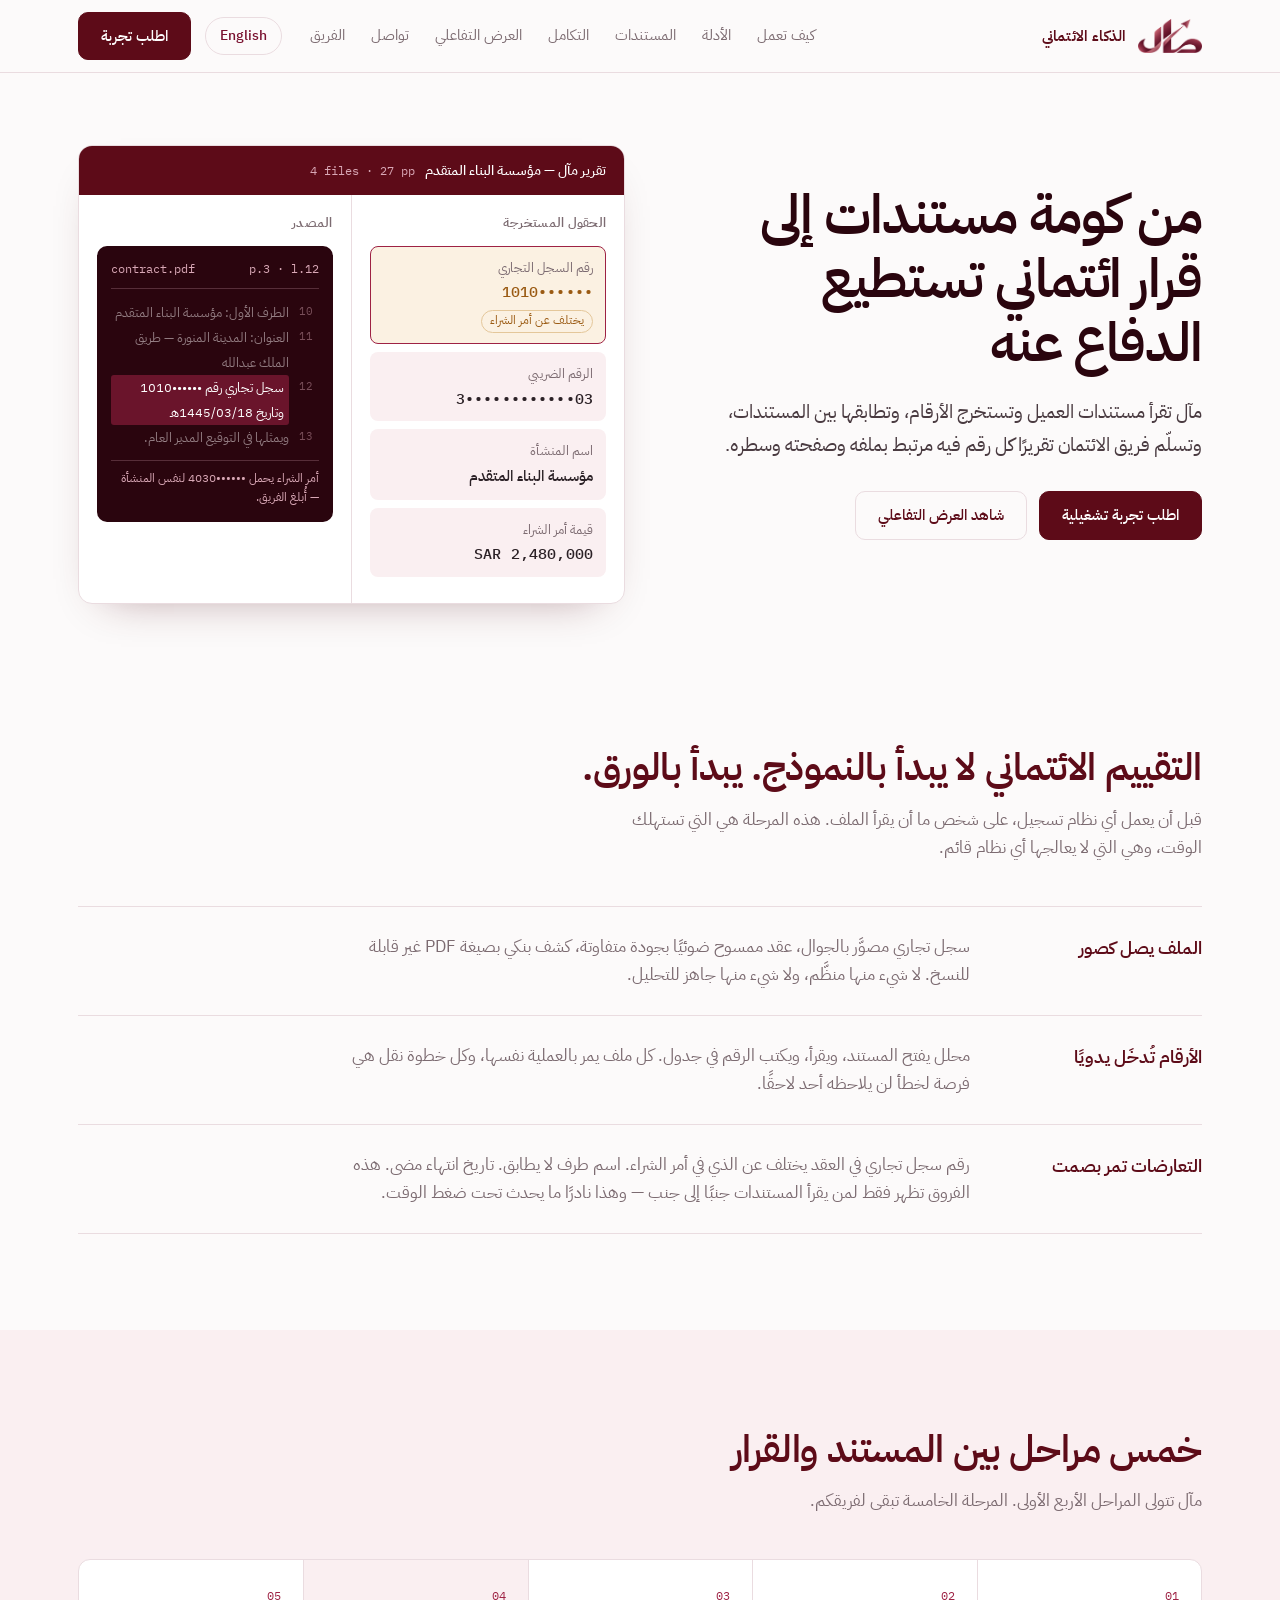
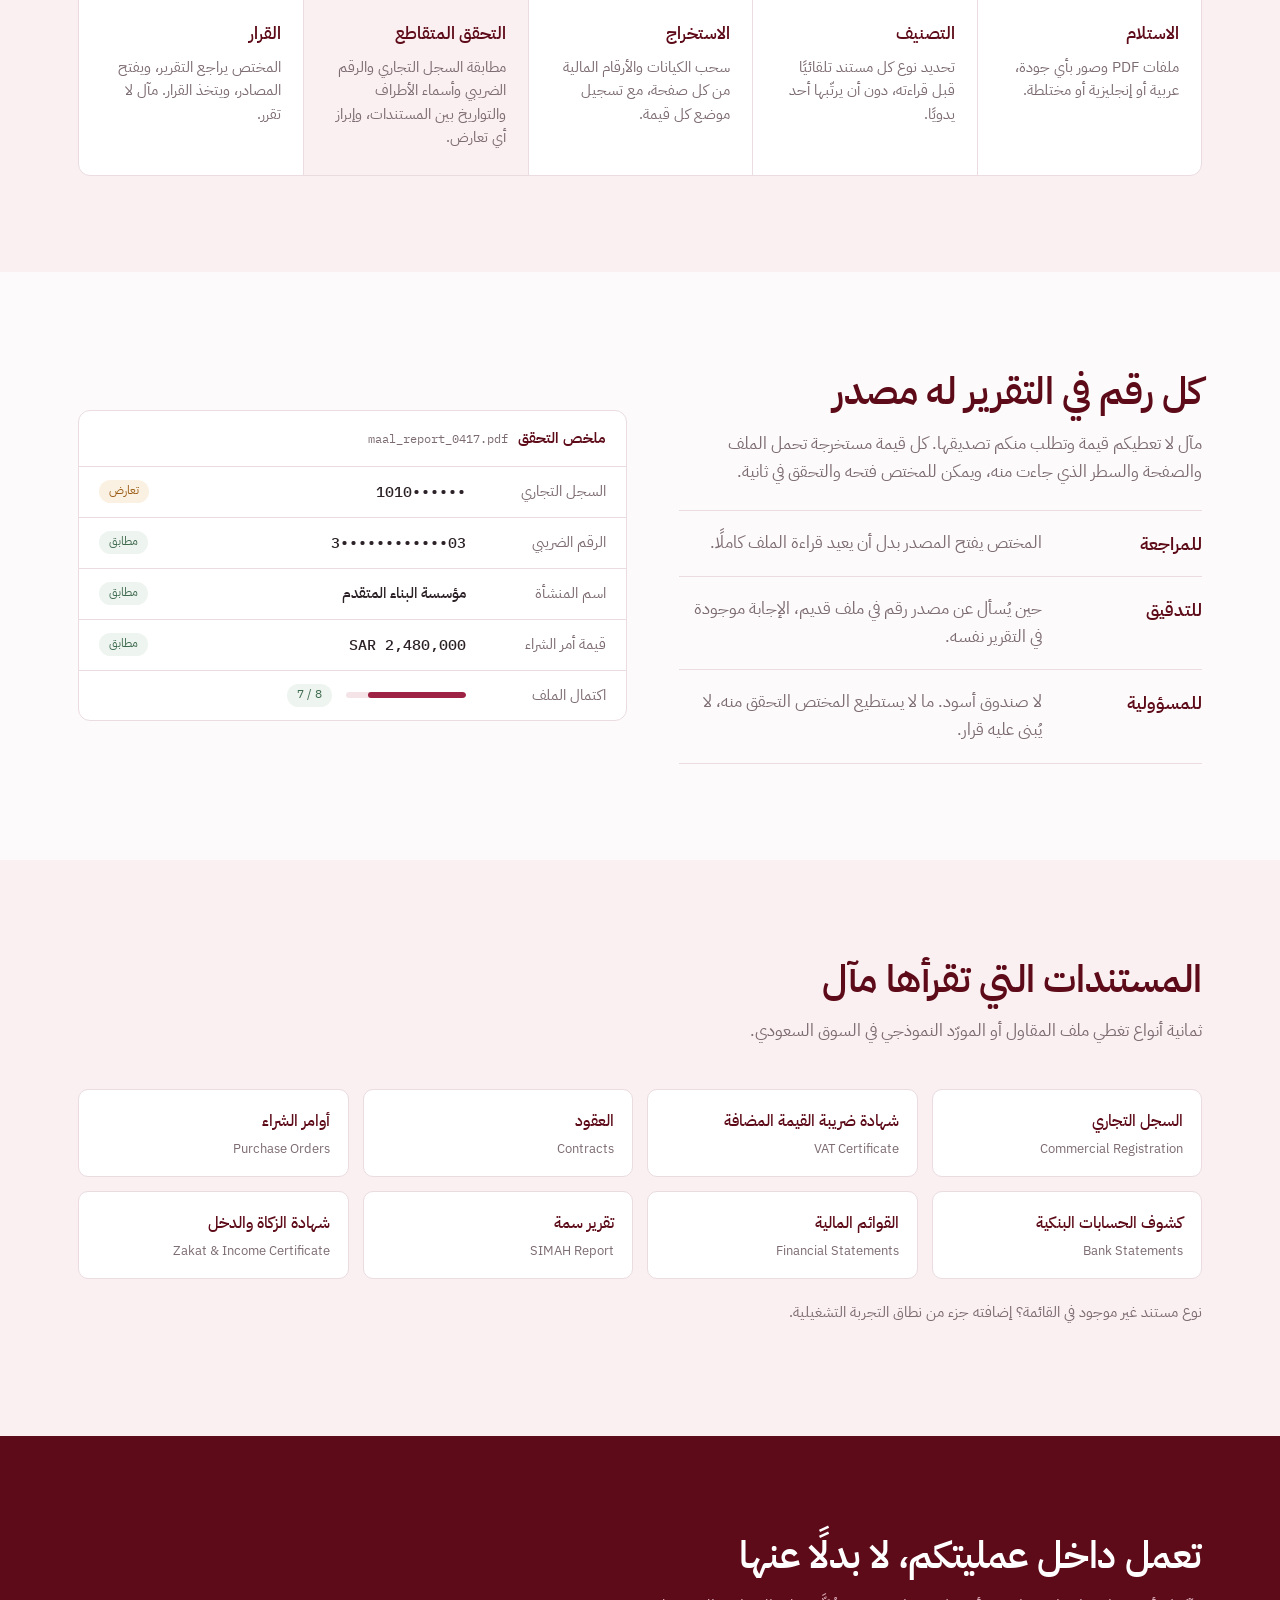
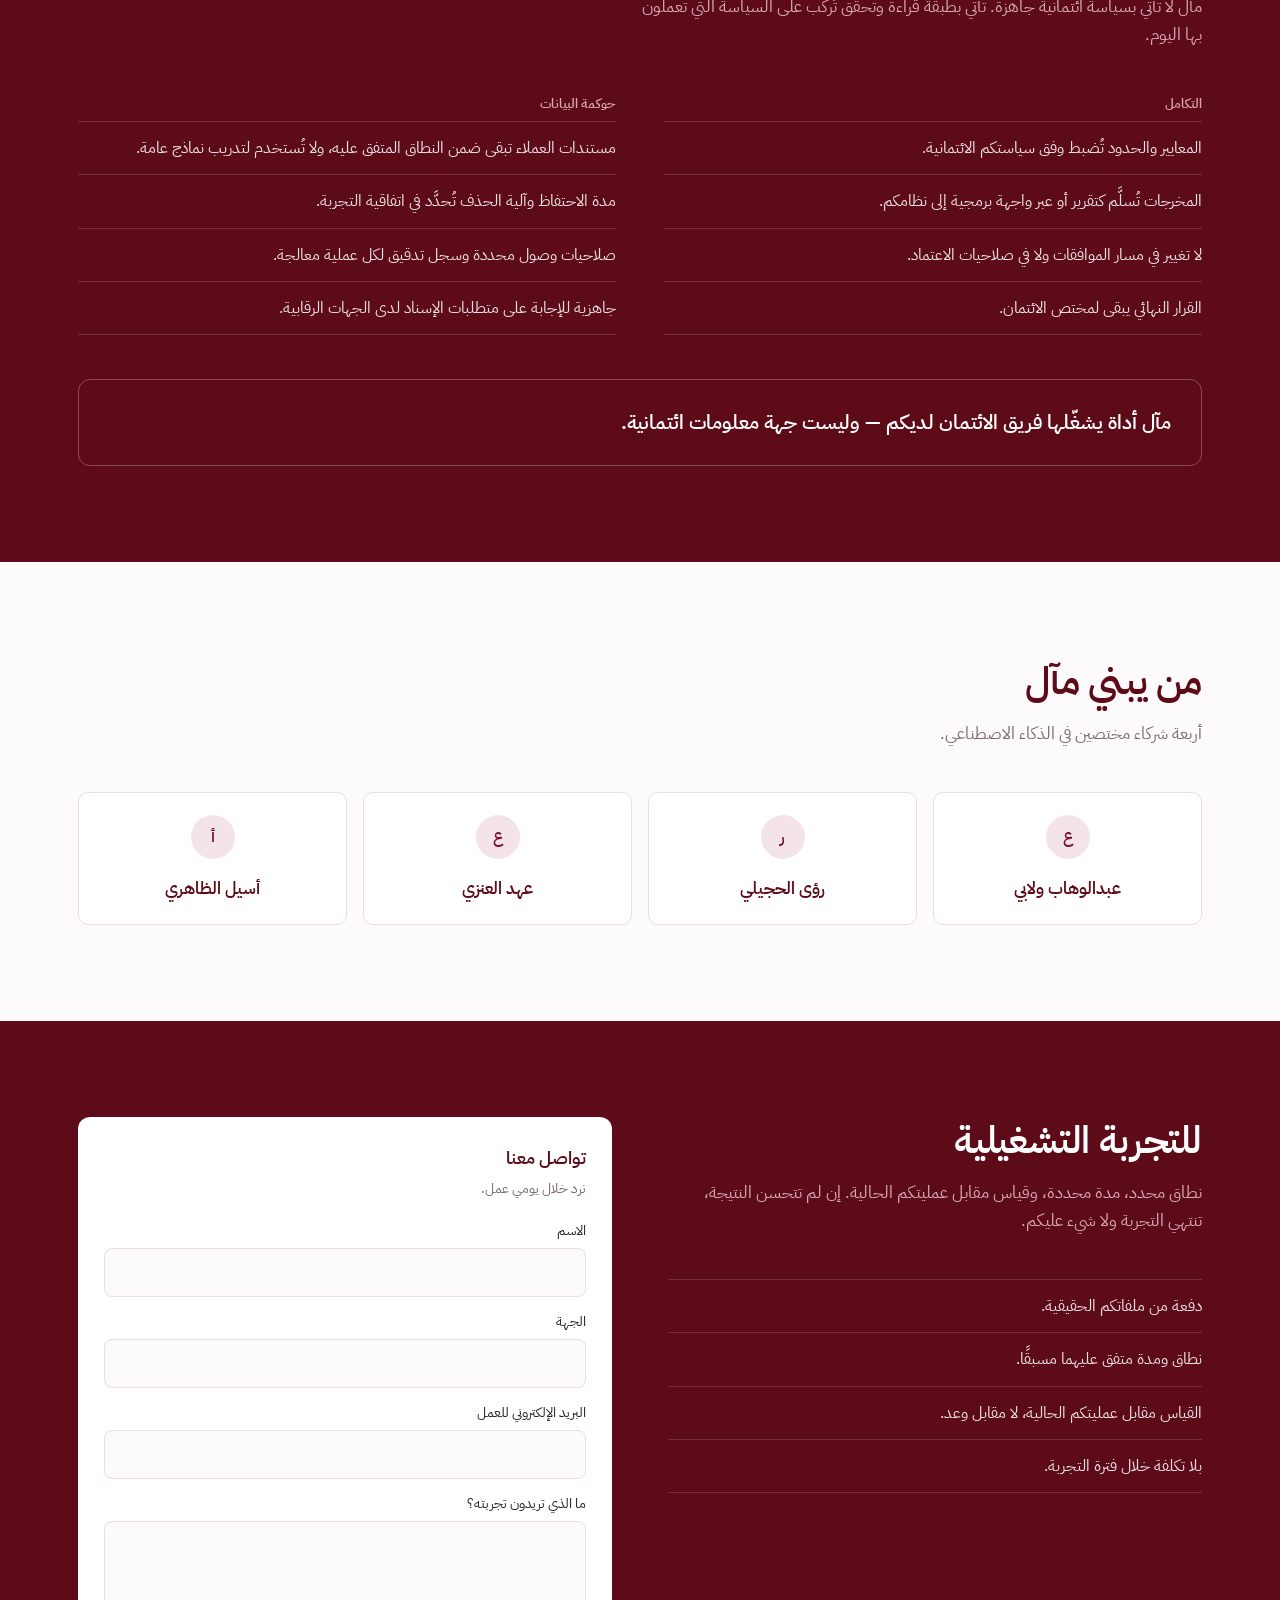
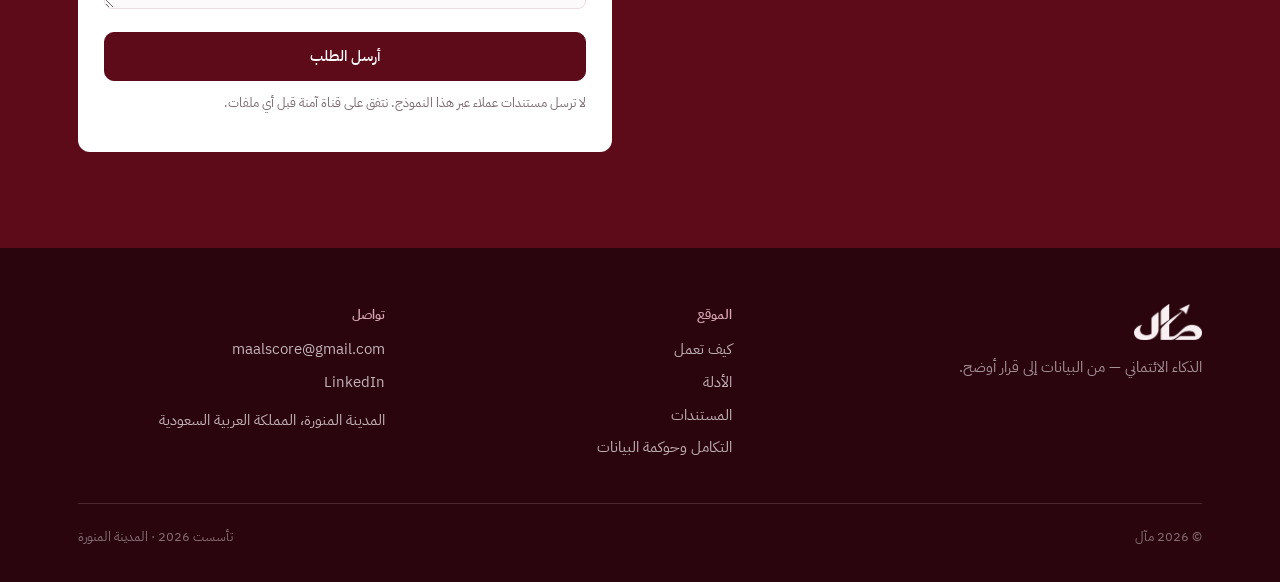
<file: index.html>
<!DOCTYPE html>
<html lang="ar" dir="rtl">
<head>
<meta charset="utf-8">
<meta name="viewport" content="width=device-width, initial-scale=1">
<title>Maal</title>
<link rel="icon" type="image/png" href="assets/img/favicon.png">
<meta name="description" content="مآل تقرأ مستندات العميل الممسوحة ضوئيًا، وتستخرج الأرقام، وتطابقها بين المستندات، وتسلّم فريق الائتمان تقريرًا كل رقم فيه مرتبط بمصدره.">
<link rel="preconnect" href="https://fonts.googleapis.com">
<link rel="preconnect" href="https://fonts.gstatic.com" crossorigin>
<link href="https://fonts.googleapis.com/css2?family=IBM+Plex+Sans+Arabic:wght@300;400;500;600;700&family=IBM+Plex+Sans:wght@300;400;500;600;700&family=IBM+Plex+Mono:wght@400;500&display=swap" rel="stylesheet">
<link rel="stylesheet" href="assets/css/styles.css">
</head>
<body>
<!--
  Maal — one-page site.

  Structure
    index.html              this file
    assets/css/styles.css   all styling
    assets/js/main.js       language toggle, evidence viewer, mobile nav, form
    assets/img/             logo (dark + light) and favicon

  Before you publish, change these:
    1. Contact form       -> front-end only right now; see the note at the
                             bottom of assets/js/main.js
    2. Sample report data -> the applicant name, figures and filenames in the
                             hero viewer and #evidence are illustrative. Swap
                             them for a redacted real example.
-->

<header>
  <div class="wrap nav">
    <a class="brand" href="#top">
      <img id="logoNav" src="assets/img/logo-dark.png" alt="مآل MAAL">
      <span data-ar="الذكاء الائتماني" data-en="Credit Intelligence">الذكاء الائتماني</span>
    </a>
    <button class="nav-toggle" id="navToggle" aria-expanded="false" aria-controls="navLinks" data-ar="القائمة" data-en="Menu">القائمة</button>
    <nav class="nav-links" id="navLinks">
      <a href="#how" data-ar="كيف تعمل" data-en="How it works">كيف تعمل</a>
      <a href="#evidence" data-ar="الأدلة" data-en="Evidence">الأدلة</a>
      <a href="#documents" data-ar="المستندات" data-en="Documents">المستندات</a>
      <a href="#workflow" data-ar="التكامل" data-en="Integration">التكامل</a>
      <a href="demo.html" data-ar="العرض التفاعلي" data-en="Live demo">العرض التفاعلي</a>
      <a href="#contact" data-ar="تواصل" data-en="Contact">تواصل</a>
      <a href="#team" data-ar="الفريق" data-en="Team">الفريق</a>
    </nav>
    <div class="nav-side">
      <button class="lang" id="langBtn">English</button>
      <a class="btn" href="#contact" data-ar="اطلب تجربة" data-en="Request a pilot">اطلب تجربة</a>
    </div>
  </div>
</header>

<main id="top">

<!-- ============ HERO ============ -->
<section class="hero">
  <div class="wrap hero-grid">
    <div>
      <h1 data-ar="من كومة مستندات إلى قرار ائتماني تستطيع الدفاع عنه"
          data-en="From a stack of documents to a credit decision you can defend">من كومة مستندات إلى قرار ائتماني تستطيع الدفاع عنه</h1>
      <p class="lede"
         data-ar="مآل تقرأ مستندات العميل وتستخرج الأرقام، وتطابقها بين المستندات، وتسلّم فريق الائتمان تقريرًا كل رقم فيه مرتبط بملفه وصفحته وسطره."
         data-en="MAAL reads your applicant's scanned documents, extracts the figures, reconciles them across files, and hands your credit team a report where every number links back to its file, page and line.">مآل تقرأ مستندات العميل وتستخرج الأرقام، وتطابقها بين المستندات، وتسلّم فريق الائتمان تقريرًا كل رقم فيه مرتبط بملفه وصفحته وسطره.</p>
      <div class="hero-cta">
        <a class="btn" href="#contact" data-ar="اطلب تجربة تشغيلية" data-en="Request a pilot">اطلب تجربة تشغيلية</a>
        <a class="btn btn-ghost" href="demo.html" data-ar="شاهد العرض التفاعلي" data-en="See the live demo">شاهد العرض التفاعلي</a>
      </div>
    </div>

    <!-- interactive evidence viewer -->
    <div class="viewer">
      <div class="viewer-bar">
        <span class="t" data-ar="تقرير مآل — مؤسسة البناء المتقدم" data-en="MAAL report — Advanced Construction Est.">تقرير مآل — مؤسسة البناء المتقدم</span>
        <span class="f ltr">4 files · 27 pp</span>
      </div>
      <div class="viewer-body">
        <div class="pane">
          <h3 data-ar="الحقول المستخرجة" data-en="Extracted fields">الحقول المستخرجة</h3>
          <div id="fields"></div>
        </div>
        <div class="pane">
          <h3 data-ar="المصدر" data-en="Source">المصدر</h3>
          <div class="src">
            <div class="doc ltr"><span id="srcFile">contract.pdf</span><span id="srcLoc">p.3 · l.12</span></div>
            <div class="lines" id="srcLines"></div>
            <div class="note" id="srcNote"></div>
          </div>
        </div>
      </div>
    </div>
  </div>
</section>

<!-- ============ PROBLEM ============ -->
<section id="problem">
  <div class="wrap">
    <div class="sec-head">
      <h2 data-ar="التقييم الائتماني لا يبدأ بالنموذج. يبدأ بالورق."
          data-en="Credit assessment doesn't start with the model. It starts with the paperwork.">التقييم الائتماني لا يبدأ بالنموذج. يبدأ بالورق.</h2>
      <p data-ar="قبل أن يعمل أي نظام تسجيل، على شخص ما أن يقرأ الملف. هذه المرحلة هي التي تستهلك الوقت، وهي التي لا يعالجها أي نظام قائم."
         data-en="Before any scoring system runs, someone has to read the file. That stage is where the time goes, and it's the stage no existing system touches.">قبل أن يعمل أي نظام تسجيل، على شخص ما أن يقرأ الملف. هذه المرحلة هي التي تستهلك الوقت، وهي التي لا يعالجها أي نظام قائم.</p>
    </div>
    <div class="problem-list">
      <div class="problem-item">
        <h3 data-ar="الملف يصل كصور" data-en="The file arrives as images">الملف يصل كصور</h3>
        <p data-ar="سجل تجاري مصوَّر بالجوال، عقد ممسوح ضوئيًا بجودة متفاوتة، كشف بنكي بصيغة PDF غير قابلة للنسخ. لا شيء منها منظَّم، ولا شيء منها جاهز للتحليل."
           data-en="A commercial registration photographed on a phone, a contract scanned at uneven quality, a bank statement in a PDF you can't copy from. None of it is structured, none of it is ready to analyse.">سجل تجاري مصوَّر بالجوال، عقد ممسوح ضوئيًا بجودة متفاوتة، كشف بنكي بصيغة PDF غير قابلة للنسخ. لا شيء منها منظَّم، ولا شيء منها جاهز للتحليل.</p>
      </div>
      <div class="problem-item">
        <h3 data-ar="الأرقام تُدخَل يدويًا" data-en="Figures are re-keyed by hand">الأرقام تُدخَل يدويًا</h3>
        <p data-ar="محلل يفتح المستند، ويقرأ، ويكتب الرقم في جدول. كل ملف يمر بالعملية نفسها، وكل خطوة نقل هي فرصة لخطأ لن يلاحظه أحد لاحقًا."
           data-en="An analyst opens the document, reads it, and types the number into a sheet. Every file goes through the same process, and every transfer is a chance for an error nobody catches later.">محلل يفتح المستند، ويقرأ، ويكتب الرقم في جدول. كل ملف يمر بالعملية نفسها، وكل خطوة نقل هي فرصة لخطأ لن يلاحظه أحد لاحقًا.</p>
      </div>
      <div class="problem-item">
        <h3 data-ar="التعارضات تمر بصمت" data-en="Conflicts pass silently">التعارضات تمر بصمت</h3>
        <p data-ar="رقم سجل تجاري في العقد يختلف عن الذي في أمر الشراء. اسم طرف لا يطابق. تاريخ انتهاء مضى. هذه الفروق تظهر فقط لمن يقرأ المستندات جنبًا إلى جنب — وهذا نادرًا ما يحدث تحت ضغط الوقت."
           data-en="A commercial registration number in the contract that differs from the one on the purchase order. A party name that doesn't match. An expiry date that has passed. These only surface for someone reading the documents side by side — which rarely happens under time pressure.">رقم سجل تجاري في العقد يختلف عن الذي في أمر الشراء. اسم طرف لا يطابق. تاريخ انتهاء مضى. هذه الفروق تظهر فقط لمن يقرأ المستندات جنبًا إلى جنب — وهذا نادرًا ما يحدث تحت ضغط الوقت.</p>
      </div>
    </div>
  </div>
</section>

<!-- ============ HOW ============ -->
<section id="how" style="background:var(--blush-soft)">
  <div class="wrap">
    <div class="sec-head">
      <h2 data-ar="خمس مراحل بين المستند والقرار" data-en="Five stages between the document and the decision">خمس مراحل بين المستند والقرار</h2>
      <p data-ar="مآل تتولى المراحل الأربع الأولى. المرحلة الخامسة تبقى لفريقكم."
         data-en="MAAL handles the first four. The fifth stays with your team.">مآل تتولى المراحل الأربع الأولى. المرحلة الخامسة تبقى لفريقكم.</p>
    </div>
    <div class="steps">
      <div class="step">
        <div class="n">01</div>
        <h3 data-ar="الاستلام" data-en="Ingest">الاستلام</h3>
        <p data-ar="ملفات PDF وصور بأي جودة، عربية أو إنجليزية أو مختلطة."
           data-en="PDFs and images at any quality, in Arabic, English or mixed.">ملفات PDF وصور بأي جودة، عربية أو إنجليزية أو مختلطة.</p>
      </div>
      <div class="step">
        <div class="n">02</div>
        <h3 data-ar="التصنيف" data-en="Classify">التصنيف</h3>
        <p data-ar="تحديد نوع كل مستند تلقائيًا قبل قراءته، دون أن يرتّبها أحد يدويًا."
           data-en="Each document is identified before it's read, with no manual sorting.">تحديد نوع كل مستند تلقائيًا قبل قراءته، دون أن يرتّبها أحد يدويًا.</p>
      </div>
      <div class="step">
        <div class="n">03</div>
        <h3 data-ar="الاستخراج" data-en="Extract">الاستخراج</h3>
        <p data-ar="سحب الكيانات والأرقام المالية من كل صفحة، مع تسجيل موضع كل قيمة."
           data-en="Entities and financial figures are pulled from each page, with the position of every value recorded.">سحب الكيانات والأرقام المالية من كل صفحة، مع تسجيل موضع كل قيمة.</p>
      </div>
      <div class="step">
        <div class="n">04</div>
        <h3 data-ar="التحقق المتقاطع" data-en="Cross-check">التحقق المتقاطع</h3>
        <p data-ar="مطابقة السجل التجاري والرقم الضريبي وأسماء الأطراف والتواريخ بين المستندات، وإبراز أي تعارض."
           data-en="Registration numbers, VAT numbers, party names and dates are reconciled across documents, and conflicts are surfaced.">مطابقة السجل التجاري والرقم الضريبي وأسماء الأطراف والتواريخ بين المستندات، وإبراز أي تعارض.</p>
      </div>
      <div class="step">
        <div class="n">05</div>
        <h3 data-ar="القرار" data-en="Decide">القرار</h3>
        <p data-ar="المختص يراجع التقرير، ويفتح المصادر، ويتخذ القرار. مآل لا تقرر."
           data-en="Your analyst reviews the report, opens the sources, and decides. MAAL does not decide.">المختص يراجع التقرير، ويفتح المصادر، ويتخذ القرار. مآل لا تقرر.</p>
      </div>
    </div>
  </div>
</section>

<!-- ============ EVIDENCE ============ -->
<section id="evidence">
  <div class="wrap report">
    <div>
      <div class="sec-head" style="margin-bottom:24px">
        <h2 data-ar="كل رقم في التقرير له مصدر" data-en="Every number in the report has a source">كل رقم في التقرير له مصدر</h2>
        <p data-ar="مآل لا تعطيكم قيمة وتطلب منكم تصديقها. كل قيمة مستخرجة تحمل الملف والصفحة والسطر الذي جاءت منه، ويمكن للمختص فتحه والتحقق في ثانية."
           data-en="MAAL doesn't hand you a value and ask you to trust it. Every extracted value carries the file, page and line it came from, and your analyst can open it and check in a second.">مآل لا تعطيكم قيمة وتطلب منكم تصديقها. كل قيمة مستخرجة تحمل الملف والصفحة والسطر الذي جاءت منه، ويمكن للمختص فتحه والتحقق في ثانية.</p>
      </div>
      <div class="problem-list" style="border-top:1px solid var(--line)">
        <div class="problem-item ev">
          <h3 data-ar="للمراجعة" data-en="For review">للمراجعة</h3>
          <p data-ar="المختص يفتح المصدر بدل أن يعيد قراءة الملف كاملًا." data-en="Your analyst opens the source instead of re-reading the whole file.">المختص يفتح المصدر بدل أن يعيد قراءة الملف كاملًا.</p>
        </div>
        <div class="problem-item ev">
          <h3 data-ar="للتدقيق" data-en="For audit">للتدقيق</h3>
          <p data-ar="حين يُسأل عن مصدر رقم في ملف قديم، الإجابة موجودة في التقرير نفسه." data-en="When someone asks where a figure in an old file came from, the answer is in the report itself.">حين يُسأل عن مصدر رقم في ملف قديم، الإجابة موجودة في التقرير نفسه.</p>
        </div>
        <div class="problem-item ev">
          <h3 data-ar="للمسؤولية" data-en="For accountability">للمسؤولية</h3>
          <p data-ar="لا صندوق أسود. ما لا يستطيع المختص التحقق منه، لا يُبنى عليه قرار." data-en="No black box. What your analyst can't verify shouldn't carry a decision.">لا صندوق أسود. ما لا يستطيع المختص التحقق منه، لا يُبنى عليه قرار.</p>
        </div>
      </div>
    </div>

    <div class="rp">
      <div class="rp-h">
        <span class="n" data-ar="ملخص التحقق" data-en="Verification summary">ملخص التحقق</span>
        <span class="m ltr">maal_report_0417.pdf</span>
      </div>
      <div class="rp-row">
        <span class="lbl" data-ar="السجل التجاري" data-en="Registration">السجل التجاري</span>
        <span class="val">1010••••••</span>
        <span class="badge badge-flag" data-ar="تعارض" data-en="Conflict">تعارض</span>
      </div>
      <div class="rp-row">
        <span class="lbl" data-ar="الرقم الضريبي" data-en="VAT number">الرقم الضريبي</span>
        <span class="val">3••••••••••••03</span>
        <span class="badge badge-ok" data-ar="مطابق" data-en="Matched">مطابق</span>
      </div>
      <div class="rp-row">
        <span class="lbl" data-ar="اسم المنشأة" data-en="Entity name">اسم المنشأة</span>
        <span class="val ar-val" data-ar="مؤسسة البناء المتقدم" data-en="Advanced Construction Est.">مؤسسة البناء المتقدم</span>
        <span class="badge badge-ok" data-ar="مطابق" data-en="Matched">مطابق</span>
      </div>
      <div class="rp-row">
        <span class="lbl" data-ar="قيمة أمر الشراء" data-en="PO value">قيمة أمر الشراء</span>
        <span class="val">SAR 2,480,000</span>
        <span class="badge badge-ok" data-ar="مطابق" data-en="Matched">مطابق</span>
      </div>
      <div class="rp-row">
        <span class="lbl" data-ar="اكتمال الملف" data-en="File completeness">اكتمال الملف</span>
        <span class="bar"><i style="width:82%"></i></span>
        <span class="badge badge-ok ltr">7 / 8</span>
      </div>
    </div>
  </div>
</section>

<!-- ============ DOCUMENTS ============ -->
<section id="documents" style="background:var(--blush-soft)">
  <div class="wrap">
    <div class="sec-head">
      <h2 data-ar="المستندات التي تقرأها مآل" data-en="The documents MAAL reads">المستندات التي تقرأها مآل</h2>
      <p data-ar="ثمانية أنواع تغطي ملف المقاول أو المورّد النموذجي في السوق السعودي."
         data-en="Eight types covering the typical contractor or supplier file in the Saudi market.">ثمانية أنواع تغطي ملف المقاول أو المورّد النموذجي في السوق السعودي.</p>
    </div>
    <div class="docs">
      <div class="doc-card"><div class="ar" data-ar="السجل التجاري" data-en="Commercial registration">السجل التجاري</div><div class="en">Commercial Registration</div></div>
      <div class="doc-card"><div class="ar" data-ar="شهادة ضريبة القيمة المضافة" data-en="VAT certificate">شهادة ضريبة القيمة المضافة</div><div class="en">VAT Certificate</div></div>
      <div class="doc-card"><div class="ar" data-ar="العقود" data-en="Contracts">العقود</div><div class="en">Contracts</div></div>
      <div class="doc-card"><div class="ar" data-ar="أوامر الشراء" data-en="Purchase orders">أوامر الشراء</div><div class="en">Purchase Orders</div></div>
      <div class="doc-card"><div class="ar" data-ar="كشوف الحسابات البنكية" data-en="Bank statements">كشوف الحسابات البنكية</div><div class="en">Bank Statements</div></div>
      <div class="doc-card"><div class="ar" data-ar="القوائم المالية" data-en="Financial statements">القوائم المالية</div><div class="en">Financial Statements</div></div>
      <div class="doc-card"><div class="ar" data-ar="تقرير سمة" data-en="SIMAH report">تقرير سمة</div><div class="en">SIMAH Report</div></div>
      <div class="doc-card"><div class="ar" data-ar="شهادة الزكاة والدخل" data-en="Zakat &amp; income certificate">شهادة الزكاة والدخل</div><div class="en">Zakat &amp; Income Certificate</div></div>
    </div>
    <p class="docs-note" data-ar="نوع مستند غير موجود في القائمة؟ إضافته جزء من نطاق التجربة التشغيلية."
       data-en="A document type not on the list? Adding it is part of the pilot scope.">نوع مستند غير موجود في القائمة؟ إضافته جزء من نطاق التجربة التشغيلية.</p>
  </div>
</section>

<!-- ============ WORKFLOW / GOVERNANCE ============ -->
<section id="workflow" class="dark">
  <div class="wrap">
    <div class="sec-head">
      <h2 data-ar="تعمل داخل عمليتكم، لا بدلًا عنها" data-en="It runs inside your process, not instead of it">تعمل داخل عمليتكم، لا بدلًا عنها</h2>
      <p data-ar="مآل لا تأتي بسياسة ائتمانية جاهزة. تأتي بطبقة قراءة وتحقق تُركَّب على السياسة التي تعملون بها اليوم."
         data-en="MAAL doesn't arrive with a credit policy of its own. It's a reading and verification layer that fits the policy you already run.">مآل لا تأتي بسياسة ائتمانية جاهزة. تأتي بطبقة قراءة وتحقق تُركَّب على السياسة التي تعملون بها اليوم.</p>
    </div>
    <div class="split">
      <div>
        <p class="col-h" data-ar="التكامل" data-en="Integration">التكامل</p>
        <ul class="list">
          <li data-ar="المعايير والحدود تُضبط وفق سياستكم الائتمانية." data-en="Criteria and thresholds are set to your credit policy.">المعايير والحدود تُضبط وفق سياستكم الائتمانية.</li>
          <li data-ar="المخرجات تُسلَّم كتقرير أو عبر واجهة برمجية إلى نظامكم." data-en="Output is delivered as a report or through an API into your system.">المخرجات تُسلَّم كتقرير أو عبر واجهة برمجية إلى نظامكم.</li>
          <li data-ar="لا تغيير في مسار الموافقات ولا في صلاحيات الاعتماد." data-en="No change to your approval path or your credit authorities.">لا تغيير في مسار الموافقات ولا في صلاحيات الاعتماد.</li>
          <li data-ar="القرار النهائي يبقى لمختص الائتمان." data-en="The final decision stays with your credit officer.">القرار النهائي يبقى لمختص الائتمان.</li>
        </ul>
      </div>
      <div>
        <p class="col-h" data-ar="حوكمة البيانات" data-en="Data governance">حوكمة البيانات</p>
        <ul class="list">
          <li data-ar="مستندات العملاء تبقى ضمن النطاق المتفق عليه، ولا تُستخدم لتدريب نماذج عامة." data-en="Applicant documents stay within the agreed boundary and are never used to train general models.">مستندات العملاء تبقى ضمن النطاق المتفق عليه، ولا تُستخدم لتدريب نماذج عامة.</li>
          <li data-ar="مدة الاحتفاظ وآلية الحذف تُحدَّد في اتفاقية التجربة." data-en="Retention period and deletion are fixed in the pilot agreement.">مدة الاحتفاظ وآلية الحذف تُحدَّد في اتفاقية التجربة.</li>
          <li data-ar="صلاحيات وصول محددة وسجل تدقيق لكل عملية معالجة." data-en="Scoped access permissions and an audit log for every processing run.">صلاحيات وصول محددة وسجل تدقيق لكل عملية معالجة.</li>
          <li data-ar="جاهزية للإجابة على متطلبات الإسناد لدى الجهات الرقابية." data-en="Ready to answer outsourcing questions from your regulator.">جاهزية للإجابة على متطلبات الإسناد لدى الجهات الرقابية.</li>
        </ul>
      </div>
    </div>
    <div class="claim">
      <p class="a" data-ar="مآل أداة يشغّلها فريق الائتمان لديكم — وليست جهة معلومات ائتمانية."
         data-en="MAAL is software your credit team operates. It is not a credit bureau.">مآل أداة يشغّلها فريق الائتمان لديكم — وليست جهة معلومات ائتمانية.</p>
    </div>
  </div>
</section>

<!-- ============ TEAM ============ -->
<section id="team">
  <div class="wrap">
    <div class="sec-head">
      <h2 data-ar="من يبني مآل" data-en="Who builds MAAL">من يبني مآل</h2>
      <p data-ar="أربعة شركاء مختصين في الذكاء الاصطناعي."
         data-en="Four partners specialising in artificial intelligence.">أربعة شركاء مختصين في الذكاء الاصطناعي.</p>
    </div>
    <div class="team">
      <div class="member"><div class="av">ع</div><div class="nm" data-ar="عبدالوهاب ولابي" data-en="Abdulwhab Walabi">عبدالوهاب ولابي</div></div>
      <div class="member"><div class="av">ر</div><div class="nm" data-ar="رؤى الحجيلي" data-en="Ruaa Al-Hujaili">رؤى الحجيلي</div></div>
      <div class="member"><div class="av">ع</div><div class="nm" data-ar="عهد العنزي" data-en="Ahd Al-Anazi">عهد العنزي</div></div>
      <div class="member"><div class="av">أ</div><div class="nm" data-ar="أسيل الظاهري" data-en="Aseel Al-Dhahri">أسيل الظاهري</div></div>
    </div>
  </div>
</section>

<!-- ============ CONTACT ============ -->
<section id="contact" class="dark">
  <div class="wrap contact">
    <div>
      <div class="sec-head">
        <h2 data-ar="للتجربة التشغيلية" data-en="For the pilot">للتجربة التشغيلية</h2>
        <p data-ar="نطاق محدد، مدة محددة، وقياس مقابل عمليتكم الحالية. إن لم تتحسن النتيجة، تنتهي التجربة ولا شيء عليكم."
           data-en="A defined scope, a defined period, and measurement against your current process. If it doesn't improve, the pilot ends and you owe nothing.">نطاق محدد، مدة محددة، وقياس مقابل عمليتكم الحالية. إن لم تتحسن النتيجة، تنتهي التجربة ولا شيء عليكم.</p>
      </div>
      <ul class="list pilot">
        <li data-ar="دفعة من ملفاتكم الحقيقية." data-en="A batch of your real files.">دفعة من ملفاتكم الحقيقية.</li>
        <li data-ar="نطاق ومدة متفق عليهما مسبقًا." data-en="Scope and duration agreed in advance.">نطاق ومدة متفق عليهما مسبقًا.</li>
        <li data-ar="القياس مقابل عمليتكم الحالية، لا مقابل وعد." data-en="Measured against your current process, not against a promise.">القياس مقابل عمليتكم الحالية، لا مقابل وعد.</li>
        <li data-ar="بلا تكلفة خلال فترة التجربة." data-en="No cost during the pilot period.">بلا تكلفة خلال فترة التجربة.</li>
      </ul>
    </div>
    <div class="formcard">
      <h3 data-ar="تواصل معنا" data-en="Get in touch">تواصل معنا</h3>
      <p class="sub" data-ar="نرد خلال يومي عمل." data-en="We reply within two working days.">نرد خلال يومي عمل.</p>
      <div class="f-row">
        <label for="fn" data-ar="الاسم" data-en="Name">الاسم</label>
        <input id="fn" type="text" autocomplete="name">
      </div>
      <div class="f-row">
        <label for="fo" data-ar="الجهة" data-en="Organisation">الجهة</label>
        <input id="fo" type="text" autocomplete="organization">
      </div>
      <div class="f-row">
        <label for="fe" data-ar="البريد الإلكتروني للعمل" data-en="Work email">البريد الإلكتروني للعمل</label>
        <input id="fe" type="email" autocomplete="email">
      </div>
      <div class="f-row">
        <label for="fm" data-ar="ما الذي تريدون تجربته؟" data-en="What would you like to test?">ما الذي تريدون تجربته؟</label>
        <textarea id="fm"></textarea>
      </div>
      <button class="btn" id="sendBtn" style="width:100%" data-ar="أرسل الطلب" data-en="Send request">أرسل الطلب</button>
      <div class="f-ok" id="sendOk" role="status" data-ar="وصلنا طلبك. سنرد خلال يومي عمل." data-en="Your request has been received. We'll reply within two working days.">وصلنا طلبك. سنرد خلال يومي عمل.</div>
      <p class="f-note" data-ar="لا ترسل مستندات عملاء عبر هذا النموذج. نتفق على قناة آمنة قبل أي ملفات."
         data-en="Please don't send applicant documents through this form. We agree a secure channel before any files move.">لا ترسل مستندات عملاء عبر هذا النموذج. نتفق على قناة آمنة قبل أي ملفات.</p>
    </div>
  </div>
</section>

</main>

<footer>
  <div class="wrap">
    <div class="f-grid">
      <div>
        <img src="assets/img/logo-light.png" alt="مآل MAAL">
        <p class="f-tag" data-ar="الذكاء الائتماني — من البيانات إلى قرار أوضح."
           data-en="Credit intelligence — from data to a clearer decision.">الذكاء الائتماني — من البيانات إلى قرار أوضح.</p>
      </div>
      <div class="f-col">
        <h4 data-ar="الموقع" data-en="Site">الموقع</h4>
        <a href="#how" data-ar="كيف تعمل" data-en="How it works">كيف تعمل</a>
        <a href="#evidence" data-ar="الأدلة" data-en="Evidence">الأدلة</a>
        <a href="#documents" data-ar="المستندات" data-en="Documents">المستندات</a>
        <a href="#workflow" data-ar="التكامل وحوكمة البيانات" data-en="Integration and governance">التكامل وحوكمة البيانات</a>
      </div>
      <div class="f-col">
        <h4 data-ar="تواصل" data-en="Contact">تواصل</h4>
        <a href="mailto:maalscore@gmail.com">maalscore@gmail.com</a>
        <a href="https://www.linkedin.com/in/maal-ai-749179435" target="_blank" rel="noopener">LinkedIn</a>
        <p data-ar="المدينة المنورة، المملكة العربية السعودية" data-en="Madinah, Saudi Arabia">المدينة المنورة، المملكة العربية السعودية</p>
      </div>
    </div>
    <div class="f-bot">
      <span>© 2026 <span data-ar="مآل" data-en="MAAL">مآل</span></span>
      <span data-ar="تأسست 2026 · المدينة المنورة" data-en="Founded 2026 · Madinah">تأسست 2026 · المدينة المنورة</span>
    </div>
  </div>
</footer>

<script src="assets/js/main.js"></script>
</body>
</html>
</file>
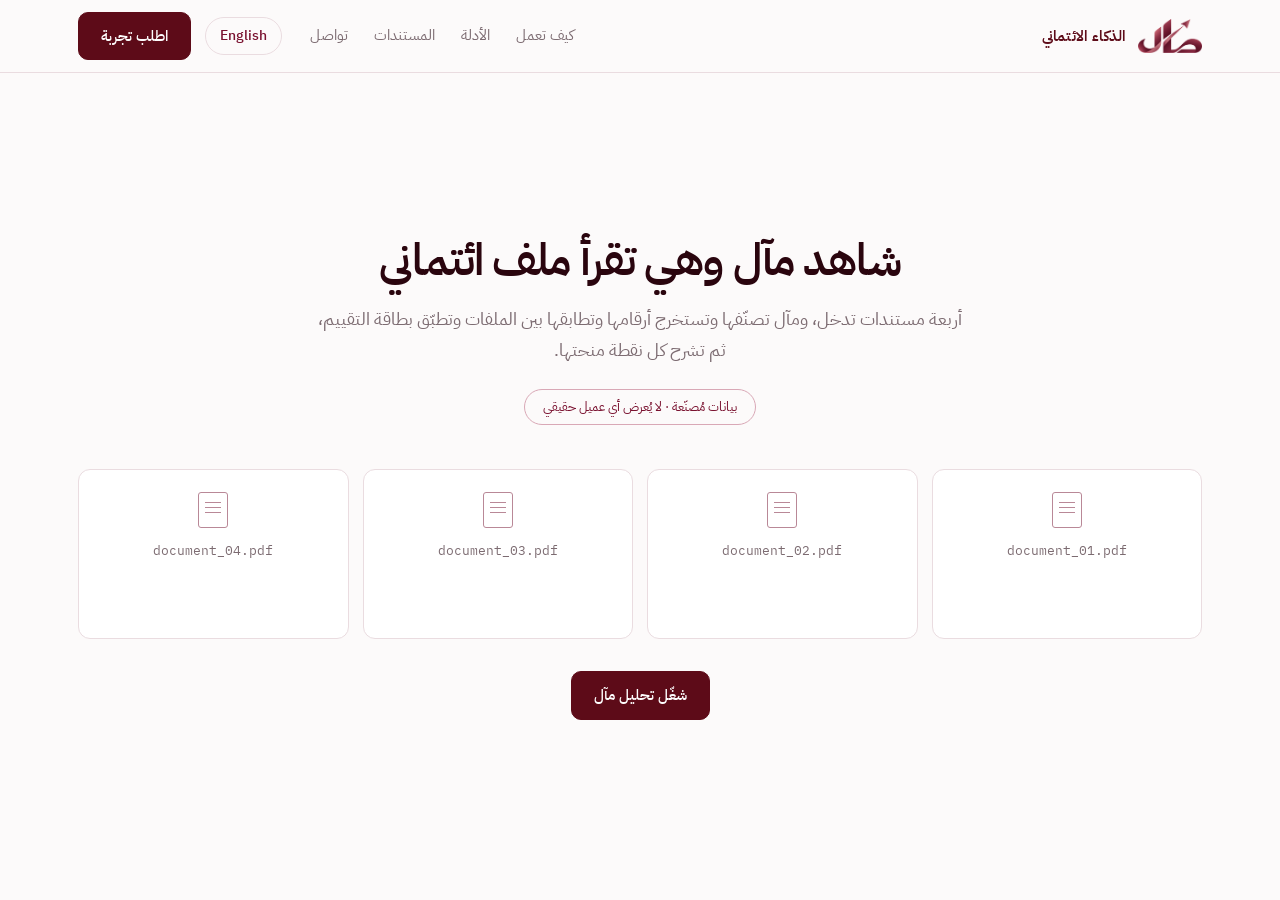
<file: demo.html>
<!DOCTYPE html>
<html lang="ar" dir="rtl">
<head>
<meta charset="utf-8">
<meta name="viewport" content="width=device-width, initial-scale=1">
<title>مآل — العرض التفاعلي</title>
<meta name="description" content="شاهد مآل تصنّف المستندات وتستخرج الأرقام وتطابقها بين الملفات وتطبّق بطاقة التقييم خطوة بخطوة.">
<link rel="icon" type="image/png" href="assets/img/favicon.png">
<link rel="preconnect" href="https://fonts.googleapis.com">
<link rel="preconnect" href="https://fonts.gstatic.com" crossorigin>
<link href="https://fonts.googleapis.com/css2?family=IBM+Plex+Sans+Arabic:wght@300;400;500;600;700&family=IBM+Plex+Sans:wght@300;400;500;600;700&family=IBM+Plex+Mono:wght@400;500&display=swap" rel="stylesheet">
<link rel="stylesheet" href="assets/css/styles.css">
<style>
/* Demo page. Reuses every token from styles.css so it reads as one site. */
.d-main{max-width:var(--wrap);margin:0 auto;padding:0 28px 80px}
.d-screen{display:none}
.d-screen.on{display:block;animation:dfade .45s ease}
@keyframes dfade{from{opacity:0;transform:translateY(8px)}to{opacity:1;transform:none}}

.d-intro{text-align:center;padding:64px 0 10px}
.d-intro h1{font-size:clamp(28px,4vw,44px);font-weight:600;color:var(--ink);line-height:1.25;margin:0 0 16px;letter-spacing:-.02em}
.d-intro p{color:var(--muted);font-size:18px;max-width:60ch;margin:0 auto 24px;line-height:1.7}
.d-flag{display:inline-block;font-size:13px;color:var(--wine-700);border:1px solid var(--rose);border-radius:999px;padding:6px 18px;margin-bottom:34px}

.d-docs{display:grid;grid-template-columns:repeat(4,1fr);gap:14px;margin:0 0 32px}
.d-doc{background:#fff;border:1px solid var(--line);border-radius:12px;padding:22px 18px;text-align:center;transition:border-color .35s}
.d-doc.on{border-color:var(--wine-500)}
.d-doc .fn{font-family:var(--ff-mono);font-size:12.5px;color:var(--muted);margin-bottom:10px;direction:ltr}
.d-doc .ty{font-size:14.5px;font-weight:600;color:var(--wine-700);min-height:21px;opacity:0;transition:opacity .4s}
.d-doc .cf{font-size:11.5px;color:var(--muted);margin-top:3px;opacity:0;transition:opacity .4s;direction:ltr}
.d-doc.on .ty,.d-doc.on .cf{opacity:1}
.d-doc .ic{width:30px;height:36px;margin:0 auto 12px;border:1.5px solid var(--rose-dim,#B98897);border-radius:3px;position:relative}
.d-doc .ic::after{content:"";position:absolute;inset-inline-start:6px;top:9px;width:16px;height:1.5px;background:var(--rose-dim,#B98897);box-shadow:0 5px 0 var(--rose-dim,#B98897),0 10px 0 var(--rose-dim,#B98897)}

.d-proc{display:grid;grid-template-columns:280px 1fr;gap:34px;align-items:start;padding-top:48px}
.d-rail{list-style:none;padding:0;margin:0}
.d-rail li{display:flex;align-items:center;gap:13px;padding:13px 0;color:var(--muted);font-size:15px;transition:color .3s}
.d-rail .dot{width:22px;height:22px;border-radius:50%;flex:none;border:2px solid var(--line);display:grid;place-items:center;font-size:11px;color:transparent;transition:all .3s}
.d-rail li.active{color:var(--text);font-weight:600}
.d-rail li.active .dot{border-color:var(--wine-500);box-shadow:0 0 0 4px rgba(158,34,68,.12)}
.d-rail li.done .dot{background:var(--ok,#3F6B4F);border-color:var(--ok,#3F6B4F);color:#fff}
.d-panel{background:#fff;border:1px solid var(--line);border-radius:14px;padding:26px 28px;min-height:360px}
.d-panel h3{font-size:19px;font-weight:600;color:var(--wine-800);margin:0 0 6px}
.d-panel .sub{color:var(--muted);font-size:14.5px;margin-bottom:20px}
.d-row{display:flex;align-items:center;gap:14px;padding:11px 0;border-bottom:1px solid var(--line);font-size:14.5px;opacity:0;transform:translateY(6px);animation:dslide .4s ease forwards}
@keyframes dslide{to{opacity:1;transform:none}}
.d-row:last-child{border-bottom:none}
.d-row .dlbl{flex:1;color:var(--text)}
.d-row .dval{font-family:var(--ff-mono);font-weight:500;direction:ltr;unicode-bidi:isolate}
.d-row .dsrc{font-family:var(--ff-mono);font-size:11.5px;color:var(--muted);direction:ltr;unicode-bidi:isolate}
.dpill{font-size:11.5px;padding:2px 11px;border-radius:999px;white-space:nowrap}
.dpill-ok{background:#EEF4EF;color:#3F6B4F}
.dpill-bad{background:#FBF1E2;color:#9A5A12}
.dpill-warn{background:#FBF1E2;color:#9A5A12}

.d-head{display:grid;grid-template-columns:230px 1fr;gap:36px;align-items:center;padding-top:48px;margin-bottom:38px}
.d-gauge{text-align:center}
.d-gauge .num{font-size:66px;font-weight:700;color:var(--wine-700);line-height:1;font-variant-numeric:tabular-nums;direction:ltr}
.d-gauge .of{font-size:15px;color:var(--muted);margin-top:6px}
.d-gauge .cat{display:inline-block;margin-top:14px;font-size:13.5px;font-weight:600;padding:5px 18px;border-radius:999px;background:#EEF4EF;color:#3F6B4F}
.d-blocks{display:grid;grid-template-columns:1fr 1fr;gap:16px}
.d-block{background:#fff;border:1px solid var(--line);border-radius:12px;padding:18px 20px}
.d-block .k{font-size:12.5px;color:var(--muted);margin-bottom:6px}
.d-block .v{font-size:25px;font-weight:700;color:var(--ink);font-variant-numeric:tabular-nums;direction:ltr}
.d-bar{height:6px;border-radius:999px;background:var(--blush);margin-top:11px;overflow:hidden}
.d-bar i{display:block;height:100%;background:var(--wine-500);border-radius:999px;width:0;transition:width 1.1s ease}
.d-sec{margin-bottom:34px}
.d-sec>h2{font-size:12.5px;letter-spacing:1.4px;text-transform:uppercase;color:var(--muted);margin:0 0 14px;font-weight:600}
.d-g3{display:grid;grid-template-columns:repeat(3,1fr);gap:14px}
.d-mini{background:#fff;border:1px solid var(--line);border-radius:10px;padding:16px 18px}
.d-mini .k{font-size:13px;color:var(--muted);margin-bottom:5px}
.d-mini .v{font-size:19px;font-weight:700;font-family:var(--ff-mono);color:var(--ink);direction:ltr}
.d-table{background:#fff;border:1px solid var(--line);border-radius:12px;overflow:hidden}
.d-tr{display:flex;align-items:center;gap:14px;padding:12px 20px;border-bottom:1px solid var(--line);font-size:14px}
.d-tr:last-child{border-bottom:none}
.d-tr .cid{font-family:var(--ff-mono);font-size:12.5px;color:var(--muted);width:32px;flex:none;direction:ltr}
.d-tr .cn{flex:1;color:var(--text)}
.d-tr .ca{font-family:var(--ff-mono);font-size:13px;width:92px;text-align:end;direction:ltr;unicode-bidi:isolate}
.d-tr .cw{font-size:12px;color:var(--muted);width:74px;text-align:end;direction:ltr;unicode-bidi:isolate}
.d-why{display:grid;grid-template-columns:1fr 1fr;gap:18px}
.d-why .box{background:#fff;border:1px solid var(--line);border-radius:12px;padding:22px 24px}
.d-why h4{font-size:15px;font-weight:600;color:var(--wine-800);margin:0 0 12px}
.d-why ul{list-style:none;padding:0;margin:0}
.d-why li{padding:8px 0;font-size:14px;color:var(--text);display:flex;gap:10px;line-height:1.6}
.d-why li i{flex:none;font-style:normal;font-weight:700}
.pos li i{color:#3F6B4F} .neg li i{color:#9A5A12}
.d-human{background:var(--wine-800);color:#fff;border-radius:12px;padding:26px 28px;margin-bottom:36px}
.d-human h4{font-size:17px;font-weight:600;margin:0 0 8px}
.d-human p{color:var(--rose);font-size:15px;line-height:1.75;margin:0;max-width:74ch}
.d-cta{text-align:center;border-top:1px solid var(--line);padding:38px 0 10px}
.d-cta h3{font-size:23px;font-weight:600;color:var(--ink);margin:0 0 8px}
.d-cta p{color:var(--muted);font-size:15px;margin:0 0 22px}
.d-acts{display:flex;gap:12px;justify-content:center;flex-wrap:wrap}
.center{text-align:center}
@media (max-width:900px){.d-proc,.d-head,.d-why{grid-template-columns:1fr}.d-docs,.d-g3,.d-blocks{grid-template-columns:1fr 1fr}}
@media (max-width:560px){.d-docs,.d-g3,.d-blocks{grid-template-columns:1fr}}
</style>
</head>
<body>

<header>
  <div class="wrap nav">
    <a class="brand" href="index.html">
      <img src="[data-uri]" alt="مآل MAAL">
      <span data-ar="الذكاء الائتماني" data-en="Credit Intelligence">الذكاء الائتماني</span>
    </a>
    <nav class="nav-links" id="navLinks">
      <a href="index.html#how" data-ar="كيف تعمل" data-en="How it works">كيف تعمل</a>
      <a href="index.html#evidence" data-ar="الأدلة" data-en="Evidence">الأدلة</a>
      <a href="index.html#documents" data-ar="المستندات" data-en="Documents">المستندات</a>
      <a href="index.html#contact" data-ar="تواصل" data-en="Contact">تواصل</a>
    </nav>
    <div class="nav-side">
      <button class="lang" id="langBtn">English</button>
      <a class="btn" href="index.html#contact" data-ar="اطلب تجربة" data-en="Request a pilot">اطلب تجربة</a>
    </div>
  </div>
</header>

<main class="d-main">

  <!-- ============ 1 . INTRO ============ -->
  <section class="d-screen on" id="s1">
    <div class="d-intro">
      <h1 data-ar="شاهد مآل وهي تقرأ ملف ائتماني"
          data-en="Watch MAAL read a credit file">شاهد مآل وهي تقرأ ملف ائتماني</h1>
      <p data-ar="أربعة مستندات تدخل، ومآل تصنّفها وتستخرج أرقامها وتطابقها بين الملفات وتطبّق بطاقة التقييم، ثم تشرح كل نقطة منحتها."
         data-en="Four documents go in. MAAL classifies them, extracts the figures, reconciles them across files, applies the scorecard, and explains every point it awarded.">أربعة مستندات تدخل، ومآل تصنّفها وتستخرج أرقامها وتطابقها بين الملفات وتطبّق بطاقة التقييم، ثم تشرح كل نقطة منحتها.</p>
      <div class="d-flag" data-ar="بيانات مُصنّعة · لا يُعرض أي عميل حقيقي"
           data-en="Synthetic data · no real applicant is shown">بيانات مُصنّعة · لا يُعرض أي عميل حقيقي</div>
    </div>
    <div class="d-docs" id="docs"></div>
    <div class="center">
      <button class="btn" id="btnRun" data-ar="شغّل تحليل مآل" data-en="Run MAAL Analysis">شغّل تحليل مآل</button>
    </div>
  </section>

  <!-- ============ 2 . PROCESSING ============ -->
  <section class="d-screen" id="s2">
    <div class="d-proc">
      <ul class="d-rail" id="rail"></ul>
      <div class="d-panel">
        <h3 id="pTitle">&mdash;</h3>
        <div class="sub" id="pSub">&mdash;</div>
        <div id="pBody"></div>
      </div>
    </div>
    <div class="center" style="margin-top:28px">
      <button class="btn btn-ghost" id="btnSkip" data-ar="تخطّ إلى النتيجة" data-en="Skip to results">تخطّ إلى النتيجة</button>
    </div>
  </section>

  <!-- ============ 3 . RESULTS ============ -->
  <section class="d-screen" id="s3">
    <div class="d-head">
      <div class="d-gauge">
        <div class="num" id="gNum">0.0</div>
        <div class="of" data-ar="من 100" data-en="out of 100">من 100</div>
        <div class="cat" id="gCat">&mdash;</div>
      </div>
      <div class="d-blocks">
        <div class="d-block">
          <div class="k" data-ar="الكتلة المالية" data-en="Financial block">الكتلة المالية</div>
          <div class="v" id="gFin">&mdash;</div><div class="d-bar"><i id="barFin"></i></div>
        </div>
        <div class="d-block">
          <div class="k" data-ar="الكتلة الفنية" data-en="Technical block">الكتلة الفنية</div>
          <div class="v" id="gTec">&mdash;</div><div class="d-bar"><i id="barTec"></i></div>
        </div>
        <div class="d-block">
          <div class="k" data-ar="التصنيف الداخلي" data-en="Internal rating">التصنيف الداخلي</div>
          <div class="v" id="gRat">&mdash;</div>
        </div>
        <div class="d-block">
          <div class="k" data-ar="توصية النظام" data-en="System recommendation">توصية النظام</div>
          <div class="v" id="gDec" style="font-size:17px;line-height:1.45">&mdash;</div>
        </div>
      </div>
    </div>

    <div class="d-sec">
      <h2 data-ar="النسب المالية" data-en="Financial ratios">النسب المالية</h2>
      <div class="d-g3" id="ratios"></div>
    </div>

    <div class="d-sec">
      <h2 data-ar="معايير التقييم المطبّقة" data-en="Scoring criteria applied">معايير التقييم المطبّقة</h2>
      <div class="d-table" id="criteria"></div>
    </div>

    <div class="d-sec">
      <h2 data-ar="لماذا أعطت مآل هذه النتيجة؟" data-en="Why did MAAL generate this score?">لماذا أعطت مآل هذه النتيجة؟</h2>
      <div class="d-why">
        <div class="box pos">
          <h4 data-ar="عوامل إيجابية" data-en="Positive factors">عوامل إيجابية</h4>
          <ul id="pos"></ul>
        </div>
        <div class="box neg">
          <h4 data-ar="عوامل مخاطرة" data-en="Risk factors">عوامل مخاطرة</h4>
          <ul id="neg"></ul>
        </div>
      </div>
    </div>

    <div class="d-human">
      <h4 data-ar="المراجعة البشرية" data-en="Human review">المراجعة البشرية</h4>
      <p data-ar="مآل تدعم محللي الائتمان برؤى منظّمة وقابلة للتفسير. والقرار الائتماني النهائي يبقى لمتخذي القرار المخوّلين."
         data-en="MAAL supports credit analysts with structured and explainable insights. Final credit decisions remain with authorized human decision-makers.">مآل تدعم محللي الائتمان برؤى منظّمة وقابلة للتفسير. والقرار الائتماني النهائي يبقى لمتخذي القرار المخوّلين.</p>
    </div>

    <div class="d-cta">
      <h3 data-ar="تبغى تجرّب مآل في جهتكم؟" data-en="Want to test MAAL with your organization?">تبغى تجرّب مآل في جهتكم؟</h3>
      <p data-ar="هذا عرض عام ببيانات مُصنّعة. تواصل معنا لتجربة تشغيلية خاصة."
         data-en="This public demo uses synthetic data. Contact us for a private pilot.">هذا عرض عام ببيانات مُصنّعة. تواصل معنا لتجربة تشغيلية خاصة.</p>
      <div class="d-acts">
        <a class="btn" href="index.html#contact" data-ar="اطلب تجربة تشغيلية خاصة" data-en="Request a Private Pilot">اطلب تجربة تشغيلية خاصة</a>
        <button class="btn btn-ghost" id="btnRestart" data-ar="أعد العرض" data-en="Restart Demo">أعد العرض</button>
      </div>
    </div>
  </section>

</main>

<script>
const D = {"company": "Sample Contracting Co.", "application_id": "DEMO-2026-0001", "documents": [{"file": "document_01.pdf", "type": "Financial Statement", "conf": 92}, {"file": "document_02.pdf", "type": "Bank Statement", "conf": 89}, {"file": "document_03.pdf", "type": "SIMAH Credit Report", "conf": 94}, {"file": "document_04.pdf", "type": "Contract", "conf": 87}], "extraction": [{"label": "Current assets", "value": 8402617, "src": "document_01.pdf · p.2"}, {"label": "Current liabilities", "value": 1646502, "src": "document_01.pdf · p.2"}, {"label": "Net profit", "value": 19839, "src": "document_01.pdf · p.3"}, {"label": "Revenue (current year)", "value": 23460123, "src": "document_01.pdf · p.3"}, {"label": "Revenue (previous year)", "value": 4717810, "src": "document_01.pdf · p.3"}, {"label": "Bank-credited revenue", "value": 8433658.0, "src": "document_02.pdf · p.1"}, {"label": "VAT-declared revenue", "value": 22275794.32, "src": "document_04.pdf · p.1"}], "crosscheck": [{"field": "CR number", "status": "conflict", "vals": [{"doc": "document_04.pdf", "v": "1010632957"}, {"doc": "document_01.pdf", "v": "1010632957"}, {"doc": "document_03.pdf", "v": "1010444111"}]}, {"field": "VAT number", "status": "conflict", "vals": [{"doc": "document_04.pdf", "v": "300987654300003"}, {"doc": "document_01.pdf", "v": "300987654300003"}, {"doc": "document_03.pdf", "v": "300111222300003"}]}, {"field": "Company name", "status": "match", "vals": [{"doc": "document_01.pdf", "v": "Sample Contracting Co."}, {"doc": "document_03.pdf", "v": "Sample Contracting Co."}]}, {"field": "Past-due status", "status": "match", "vals": [{"doc": "document_03.pdf", "v": "NO"}]}], "ratios": [{"label": "Current ratio", "value": "5.10x"}, {"label": "Net profit margin", "value": "0.08%"}, {"label": "Revenue growth YoY", "value": "397.3%"}, {"label": "Total exposure / revenue", "value": "0.0%"}, {"label": "Client concentration", "value": "44.6%"}, {"label": "Bank vs VAT variance", "value": "62.1%"}], "criteria": [{"id": "F1", "name": "Current ratio", "actual": 5.1, "result": "PASS", "weight": 10.0, "score": 10.0}, {"id": "F2", "name": "Net profit margin %", "actual": 0.08, "result": "FAIL", "weight": 10.0, "score": 0.0}, {"id": "F3", "name": "Revenue growth, year on year %", "actual": 397.27, "result": "PASS", "weight": 10.0, "score": 10.0}, {"id": "F4", "name": "Total exposure / revenue %", "actual": 0.0, "result": "PASS", "weight": 20.0, "score": 20.0}, {"id": "F5", "name": "SIMAH - company past due", "actual": "NO", "result": "PASS", "weight": 25.0, "score": 25.0}, {"id": "F6", "name": "Client concentration %", "actual": 44.57, "result": "PASS", "weight": 15.0, "score": 15.0}, {"id": "F7", "name": "Revenue variance, bank vs VAT %", "actual": 62.14, "result": "FAIL", "weight": 10.0, "score": 0.0}, {"id": "T1", "name": "Business length, years", "actual": 3.0, "result": "MARGINAL", "weight": 15.0, "score": 7.5}, {"id": "T2", "name": "Distinct end users on active work", "actual": 7, "result": "PASS", "weight": 20.0, "score": 20.0}, {"id": "T3", "name": "Weighted project completion %", "actual": 69.81, "result": "MARGINAL", "weight": 25.0, "score": 12.5}, {"id": "T4", "name": "Under-collection ratio %", "actual": 14.59, "result": "PASS", "weight": 15.0, "score": 15.0}, {"id": "T5", "name": "End-user type", "actual": "PRIVATE", "result": "PASS", "weight": 10.0, "score": 10.0}], "scores": {"financial": 80.0, "technical": 76.470588, "total": 78.2, "rating": "1+", "category": "Good", "decision": "Approve - minor conditions"}, "scorecard": "Credit_Scorecard_Simplified · simplified_12_criteria_no_t6"};
const $ = id => document.getElementById(id);
const nf = n => new Intl.NumberFormat('en-US',{maximumFractionDigits:0}).format(n);
const reduce = window.matchMedia('(prefers-reduced-motion: reduce)').matches;
const wait = ms => new Promise(r => setTimeout(r, reduce ? 0 : ms));
let lang = 'ar', running = false, skipped = false;

const T = {
  stages: {
    ar: [['تصنيف المستندات','يُحدَّد نوع كل ملف قبل قراءته.'],
         ['التحقق','فحص جودة المسح واكتمال الملف.'],
         ['استخراج البيانات','سحب الأرقام من كل صفحة مع مصدرها.'],
         ['التحقق المتقاطع','مقارنة الحقل نفسه بين الملفات.'],
         ['التحليل المالي','حساب النسب من الأرقام المستخرجة.'],
         ['التقييم الائتماني','تطبيق بطاقة تقييم ثابتة، معياراً معياراً.'],
         ['قابلية التفسير','ربط كل نقطة مُنحت بسببها.']],
    en: [['Document classification','Each file is identified before it is read.'],
         ['Validation','Scan quality and completeness are checked.'],
         ['Data extraction','Figures are pulled from each page, with their source.'],
         ['Cross-document verification','The same field is compared across files.'],
         ['Financial analysis','Ratios are computed from the extracted figures.'],
         ['Credit scoring','A fixed scorecard is applied, criterion by criterion.'],
         ['Explainability','Every point awarded is traced back to a reason.']]
  },
  checks: {
    ar: [['كل المستندات الأربعة مقروءة','ok'],['لا توجد ملفات مكررة','ok'],
         ['الفئات المطلوبة موجودة','ok'],['3 حقول وردت في مصدر واحد فقط','warn']],
    en: [['All four documents readable','ok'],['No duplicate files detected','ok'],
         ['Required categories present','ok'],['3 fields found on a single source only','warn']]
  },
  conflict: {ar:'المستندات غير متطابقة', en:'documents disagree'},
  match:    {ar:'مطابق', en:'match'},
  passed:   {ar:'مجتاز', en:'passed'},
  noted:    {ar:'ملاحظة', en:'noted'},
  cPass:{ar:'عدد المعايير المجتازة',en:'Criteria passed'},
  cMarg:{ar:'عدد المعايير الحدّية',en:'Criteria marginal'},
  cFail:{ar:'عدد المعايير غير المجتازة',en:'Criteria failed'},
  card: {ar:'بطاقة التقييم',en:'Scorecard'}
};
const t = k => T[k][lang];

function paintDocs(on){
  $('docs').innerHTML = D.documents.map(d => `
    <div class="d-doc ${on?'on':''}">
      <div class="ic"></div>
      <div class="fn">${d.file}</div>
      <div class="ty">${d.type}</div>
      <div class="cf">${d.conf}%</div>
    </div>`).join('');
}
function buildRail(){
  $('rail').innerHTML = t('stages').map((s,i)=>
    `<li id="r${i}"><span class="dot">&#10003;</span><span>${s[0]}</span></li>`).join('');
}
function setStage(i){
  t('stages').forEach((_,k)=>{ $('r'+k).className = k<i?'done':(k===i?'active':''); });
  $('pTitle').textContent = t('stages')[i][0];
  $('pSub').textContent   = t('stages')[i][1];
  $('pBody').innerHTML = '';
}
const addRow = h => $('pBody').insertAdjacentHTML('beforeend', `<div class="d-row">${h}</div>`);

async function run(){
  if (running) return;
  running = true; skipped = false;
  $('s1').classList.remove('on'); $('s2').classList.add('on');
  buildRail();

  setStage(0);
  for (const d of D.documents){
    if (skipped) return;
    addRow(`<span class="dsrc">${d.file}</span>
            <span style="flex:0 0 18px;text-align:center;color:var(--muted)">&#8594;</span>
            <span class="dlbl"><b>${d.type}</b></span>
            <span class="dpill dpill-ok">${d.conf}%</span>`);
    await wait(620);
  }
  await wait(400);

  if (skipped) return;
  setStage(1);
  for (const [txt,st] of t('checks')){
    if (skipped) return;
    addRow(`<span class="dlbl">${txt}</span>
            <span class="dpill dpill-${st==='ok'?'ok':'warn'}">${st==='ok'?t('passed'):t('noted')}</span>`);
    await wait(430);
  }
  await wait(380);

  if (skipped) return;
  setStage(2);
  for (const e of D.extraction){
    if (skipped) return;
    addRow(`<span class="dlbl">${e.label}</span><span class="dval">${nf(e.value)}</span>
            <span class="dsrc">${e.src}</span>`);
    await wait(400);
  }
  await wait(380);

  if (skipped) return;
  setStage(3);
  for (const c of D.crosscheck){
    if (skipped) return;
    const bad = c.status === 'conflict';
    const vals = c.vals.map(v=>`
      <div style="display:flex;align-items:center;gap:12px;padding:3px 0">
        <span class="dsrc">${v.doc}</span>
        <span class="dval" style="margin-inline-start:auto">${v.v}</span>
      </div>`).join('');
    $('pBody').insertAdjacentHTML('beforeend',
      `<div class="d-row" style="flex-direction:column;align-items:stretch;gap:4px">
         <div style="display:flex;align-items:center;gap:12px">
           <span class="dlbl"><b>${c.field}</b></span>
           <span class="dpill dpill-${bad?'bad':'ok'}">${bad?t('conflict'):t('match')}</span>
         </div>${vals}
       </div>`);
    await wait(760);
  }
  await wait(380);

  if (skipped) return;
  setStage(4);
  for (const r of D.ratios){
    if (skipped) return;
    addRow(`<span class="dlbl">${r.label}</span><span class="dval">${r.value}</span>`);
    await wait(340);
  }
  await wait(380);

  if (skipped) return;
  setStage(5);
  for (const c of D.criteria){
    if (skipped) return;
    const cls = c.result==='PASS'?'ok':(c.result==='FAIL'?'bad':'warn');
    addRow(`<span class="dsrc" style="width:28px">${c.id}</span>
            <span class="dlbl">${c.name}</span>
            <span class="dval">${c.actual}</span>
            <span class="dpill dpill-${cls}">${c.result}</span>
            <span class="dsrc">${c.score} / ${c.weight}</span>`);
    await wait(300);
  }
  await wait(420);

  if (skipped) return;
  setStage(6);
  const n = r => D.criteria.filter(c=>c.result===r).length;
  for (const [k,v] of [[t('cPass'),n('PASS')],[t('cMarg'),n('MARGINAL')],
                       [t('cFail'),n('FAIL')],[t('card'),D.scorecard]]){
    if (skipped) return;
    addRow(`<span class="dlbl">${k}</span><span class="dval">${v}</span>`);
    await wait(360);
  }
  await wait(600);
  if (!skipped) showResults();
}

function showResults(){
  running = false;
  $('s2').classList.remove('on'); $('s3').classList.add('on');
  window.scrollTo({top:0,behavior:reduce?'auto':'smooth'});

  $('gCat').textContent = D.scores.category;
  $('gFin').textContent = D.scores.financial.toFixed(1);
  $('gTec').textContent = D.scores.technical.toFixed(1);
  $('gRat').textContent = D.scores.rating;
  $('gDec').textContent = D.scores.decision;

  $('ratios').innerHTML = D.ratios.map(r=>
    `<div class="d-mini"><div class="k">${r.label}</div><div class="v">${r.value}</div></div>`).join('');

  $('criteria').innerHTML = D.criteria.map(c=>{
    const cls = c.result==='PASS'?'ok':(c.result==='FAIL'?'bad':'warn');
    return `<div class="d-tr"><span class="cid">${c.id}</span>
      <span class="cn">${c.name}</span><span class="ca">${c.actual}</span>
      <span class="dpill dpill-${cls}">${c.result}</span>
      <span class="cw">${c.score} / ${c.weight}</span></div>`;
  }).join('');

  $('pos').innerHTML = D.criteria.filter(c=>c.result==='PASS')
    .map(c=>`<li><i>&#10003;</i><div>${c.name} &mdash; <b>${c.actual}</b></div></li>`).join('');
  $('neg').innerHTML = D.criteria.filter(c=>c.result!=='PASS')
    .map(c=>`<li><i>&#9888;</i><div>${c.name} &mdash; <b>${c.actual}</b> <span class="dsrc">(${c.result})</span></div></li>`).join('');

  setTimeout(()=>{
    $('barFin').style.width = D.scores.financial+'%';
    $('barTec').style.width = D.scores.technical+'%';
  },120);

  const target = D.scores.total;
  if (reduce){ $('gNum').textContent = target.toFixed(1); return; }
  let cur = 0; const step = target/55;
  const tick = setInterval(()=>{
    cur += step;
    if (cur >= target){ cur = target; clearInterval(tick); }
    $('gNum').textContent = cur.toFixed(1);
  },22);
}

/* language toggle, same mechanism as the rest of the site */
$('langBtn').addEventListener('click', ()=>{
  lang = lang === 'ar' ? 'en' : 'ar';
  const h = document.documentElement;
  h.lang = lang; h.dir = lang === 'ar' ? 'rtl' : 'ltr';
  $('langBtn').textContent = lang === 'ar' ? 'English' : 'العربية';
  document.querySelectorAll('[data-ar]').forEach(el=>{
    const v = el.getAttribute(lang === 'ar' ? 'data-ar' : 'data-en');
    if (v !== null) el.textContent = v;
  });
  if ($('s3').classList.contains('on')) showResults();
  else if ($('s2').classList.contains('on')) buildRail();
});

$('btnRun').addEventListener('click', ()=>{ paintDocs(true); run(); });
$('btnSkip').addEventListener('click', ()=>{ skipped = true; showResults(); });
$('btnRestart').addEventListener('click', ()=>{
  skipped = true; running = false;
  $('s3').classList.remove('on'); $('s2').classList.remove('on');
  $('s1').classList.add('on');
  $('gNum').textContent = '0.0';
  $('barFin').style.width = '0'; $('barTec').style.width = '0';
  paintDocs(false);
  window.scrollTo({top:0,behavior:'auto'});
});

paintDocs(false);
</script>
</body>
</html>
</file>
<file: assets/css/styles.css>
:root{
  --ink:#2A050E;
  --wine-900:#4A0912;
  --wine-800:#5D0B18;
  --wine-700:#7A1230;
  --wine-500:#9E2244;
  --rose:#D9A8B6;
  --rose-dim:#B98897;
  --blush:#F4E4E7;
  --blush-soft:#FAEFF1;
  --paper:#FCFAFA;
  --white:#FFFFFF;
  --text:#2B2126;
  --muted:#7C6B71;
  --line:#EADCE0;
  --line-dark:#7A3348;
  --flag:#9A5A12;
  --flag-bg:#FBF1E2;
  --ok:#3F6B4F;

  --ff-ar:'IBM Plex Sans Arabic','Noto Sans Arabic','Segoe UI',system-ui,sans-serif;
  --ff-en:'IBM Plex Sans','IBM Plex Sans Arabic',system-ui,sans-serif;
  --ff-mono:'IBM Plex Mono',ui-monospace,'SFMono-Regular',Menlo,monospace;

  --wrap:1180px;
  --r:10px;
}
*{box-sizing:border-box}
html{scroll-behavior:smooth}
@media (prefers-reduced-motion:reduce){html{scroll-behavior:auto}
  *,*::before,*::after{animation-duration:.001ms!important;animation-iteration-count:1!important;transition-duration:.001ms!important}}
body{
  margin:0;background:var(--paper);color:var(--text);overflow-x:hidden;
  font-family:var(--ff-ar);font-size:17px;line-height:1.65;
  -webkit-font-smoothing:antialiased;
}
html[lang="en"] body{font-family:var(--ff-en);}
img{max-width:100%;display:block}
a{color:inherit}
button{font:inherit;cursor:pointer}
:focus-visible{outline:2px solid var(--wine-500);outline-offset:3px;border-radius:4px}

.wrap{max-width:var(--wrap);margin:0 auto;padding-inline:28px}
section{padding-block:96px}
.sec-head{max-width:62ch;margin-bottom:44px}
.sec-head h2{
  font-size:clamp(26px,3.2vw,38px);line-height:1.25;font-weight:600;
  margin:0 0 14px;color:var(--wine-800);letter-spacing:-.01em;
}
.sec-head p{margin:0;color:var(--muted);font-size:17px;max-width:58ch}
.dark .sec-head h2{color:#fff}
.dark .sec-head p{color:var(--rose)}

/* ---------- nav ---------- */
header{
  position:sticky;top:0;z-index:50;background:rgba(252,250,250,.92);
  backdrop-filter:blur(10px);border-bottom:1px solid var(--line);
}
.nav{display:flex;align-items:center;gap:28px;height:72px}
.brand{display:flex;align-items:center;gap:12px;text-decoration:none;flex:none}
.brand img{height:34px;width:auto}
.brand span{font-weight:600;font-size:15px;color:var(--wine-800);letter-spacing:.01em}
.nav-links{display:flex;gap:26px;margin-inline-start:auto;font-size:15px}
.nav-links a{text-decoration:none;color:var(--muted);padding-block:6px;border-bottom:2px solid transparent}
.nav-links a:hover{color:var(--wine-700);border-bottom-color:var(--wine-700)}
.nav-side{display:flex;align-items:center;gap:14px;flex:none}
.lang{
  background:none;border:1px solid var(--line);border-radius:999px;
  padding:7px 14px;font-size:13.5px;color:var(--wine-700);font-weight:500;
}
.lang:hover{border-color:var(--wine-700)}
.btn{
  display:inline-block;text-decoration:none;text-align:center;
  background:var(--wine-800);color:#fff;border:1px solid var(--wine-800);
  padding:11px 22px;border-radius:var(--r);font-size:15px;font-weight:500;
}
.btn:hover{background:var(--wine-700);border-color:var(--wine-700)}
.btn-ghost{background:transparent;color:var(--wine-800);border-color:var(--line)}
.btn-ghost:hover{background:var(--blush-soft);color:var(--wine-800);border-color:var(--rose-dim)}
.btn-light{background:#fff;color:var(--wine-800);border-color:#fff}
.btn-light:hover{background:var(--blush)}
.btn-outline-light{background:transparent;color:#fff;border-color:rgba(255,255,255,.4)}
.btn-outline-light:hover{background:rgba(255,255,255,.1);color:#fff}
.nav-toggle{display:none;background:none;border:1px solid var(--line);border-radius:8px;padding:8px 10px}

/* ---------- hero ---------- */
.hero{padding-block:72px 44px}
.hero-grid{display:grid;grid-template-columns:1fr 1.05fr;gap:56px;align-items:center}
.hero h1{
  font-size:clamp(32px,4.4vw,54px);line-height:1.18;font-weight:600;
  margin:0 0 22px;color:var(--ink);letter-spacing:-.02em;
}
.hero .lede{font-size:19px;color:#4A3B41;margin:0 0 30px;max-width:46ch;line-height:1.7}
.hero-cta{display:flex;gap:12px;flex-wrap:wrap;margin-bottom:26px}
.hero-meta{font-size:14px;color:var(--muted);display:flex;gap:10px;align-items:center;flex-wrap:wrap}
.hero-meta b{font-weight:500;color:var(--wine-700)}
.dot{width:4px;height:4px;border-radius:50%;background:var(--rose-dim);flex:none}

/* ---------- evidence viewer ---------- */
.viewer{
  background:#fff;border:1px solid var(--line);border-radius:14px;
  box-shadow:0 18px 44px -28px rgba(74,9,18,.45);overflow:hidden;
}
.viewer-bar{
  display:flex;align-items:center;gap:10px;padding:13px 18px;
  background:var(--wine-800);color:#fff;
}
.viewer-bar .t{font-size:14px;font-weight:500}
.viewer-bar .f{margin-inline-start:auto;font-family:var(--ff-mono);font-size:12px;color:var(--rose)}
.viewer-body{display:grid;grid-template-columns:1fr 1fr}
.pane{padding:18px}
.pane + .pane{border-inline-start:1px solid var(--line)}
.pane h3{
  margin:0 0 12px;font-size:12.5px;font-weight:600;color:var(--muted);
  letter-spacing:.02em;
}
.field{
  width:100%;text-align:start;background:var(--blush-soft);border:1px solid transparent;
  border-radius:8px;padding:10px 12px;margin-bottom:8px;display:block;
  transition:background .15s,border-color .15s;
}
.field:hover{background:var(--blush)}
.field[aria-selected="true"]{background:#fff;border-color:var(--wine-500)}
.field .k{font-size:13px;color:var(--muted);margin-bottom:2px}
.field .v{font-family:var(--ff-mono);font-size:14.5px;font-weight:500;color:var(--text);letter-spacing:.01em}
.field .v.ar-val{font-family:var(--ff-ar);letter-spacing:0;font-size:15px}
.ltr{direction:ltr;unicode-bidi:isolate}
.field.conflict{background:var(--flag-bg)}
.field.conflict .v{color:var(--flag)}
.field .tag{
  display:inline-block;font-size:11.5px;color:var(--flag);
  border:1px solid #E4C79A;border-radius:999px;padding:1px 8px;margin-top:6px;
}
.src{
  background:var(--ink);border-radius:10px;padding:14px;min-height:236px;
  display:flex;flex-direction:column;
}
.src .doc{
  font-family:var(--ff-mono);font-size:11.5px;color:var(--rose);
  padding-bottom:9px;margin-bottom:11px;border-bottom:1px solid rgba(217,168,182,.25);
  display:flex;justify-content:space-between;gap:8px;
}
.src .lines{font-size:12.5px;line-height:2;color:rgba(247,239,241,.5);flex:1}
.src .lines .ln{display:flex;gap:10px}
.src .lines .no{font-family:var(--ff-mono);font-size:11px;color:rgba(217,168,182,.45);flex:none;width:20px;text-align:end}
.src .lines .hit{color:#fff;background:rgba(158,34,68,.55);border-radius:3px;padding-inline:5px}
.src .note{font-size:11.5px;color:var(--rose);margin-top:10px;padding-top:9px;border-top:1px solid rgba(217,168,182,.25)}

.reveal{opacity:0;transform:translateY(6px);animation:rise .5s ease forwards}
@keyframes rise{to{opacity:1;transform:none}}
@media (prefers-reduced-motion:reduce){.reveal{opacity:1;transform:none;animation:none}}

/* ---------- problem ---------- */
.problem-list{border-top:1px solid var(--line)}
.problem-item{
  display:grid;grid-template-columns:minmax(0,20ch) 1fr;gap:32px;
  padding-block:26px;border-bottom:1px solid var(--line);align-items:start;
}
.problem-item h3{margin:0;font-size:18px;font-weight:600;color:var(--wine-800)}
.problem-item p{margin:0;color:var(--muted);max-width:64ch}

/* ---------- steps ---------- */
.steps{display:grid;grid-template-columns:repeat(5,1fr);gap:0;border:1px solid var(--line);border-radius:12px;overflow:hidden;background:#fff}
.step{padding:26px 22px;border-inline-end:1px solid var(--line)}
.step:last-child{border-inline-end:none}
.step .n{font-family:var(--ff-mono);font-size:12px;color:var(--wine-500);margin-bottom:14px}
.step h3{margin:0 0 8px;font-size:17px;font-weight:600;color:var(--wine-800)}
.step p{margin:0;font-size:14.5px;color:var(--muted);line-height:1.6}
.step:nth-child(4){background:var(--blush-soft)}

/* ---------- dark band ---------- */
.dark{background:var(--wine-800);color:#fff}
.dark a{color:#fff}
.split{display:grid;grid-template-columns:1fr 1fr;gap:48px}
.list{list-style:none;margin:0;padding:0}
.list li{padding-block:13px;border-bottom:1px solid rgba(255,255,255,.14);font-size:16px;color:rgba(255,255,255,.88)}
.list li:first-child{border-top:1px solid rgba(255,255,255,.14)}
.col-h{font-size:13px;color:var(--rose);margin:0 0 6px;font-weight:600}
.claim{
  margin-top:44px;padding:26px 30px;border:1px solid rgba(217,168,182,.4);border-radius:12px;
  display:flex;gap:22px;align-items:baseline;flex-wrap:wrap;
}
.claim .a{font-size:20px;font-weight:600;color:#fff;margin:0}
.claim .b{font-size:15px;color:var(--rose);margin:0;font-family:var(--ff-en)}

/* ---------- docs grid ---------- */
.docs{display:grid;grid-template-columns:repeat(4,1fr);gap:14px}
.doc-card{
  background:#fff;border:1px solid var(--line);border-radius:10px;padding:18px;
}
.doc-card .ar{font-size:15.5px;font-weight:500;color:var(--wine-800);margin-bottom:4px}
.doc-card .en{font-size:12.5px;color:var(--muted);font-family:var(--ff-en)}
.docs-note{margin-top:22px;font-size:14.5px;color:var(--muted)}

/* ---------- report preview ---------- */
.report{display:grid;grid-template-columns:1fr 1.05fr;gap:52px;align-items:center}
.rp{background:#fff;border:1px solid var(--line);border-radius:12px;overflow:hidden}
.rp-h{padding:15px 20px;border-bottom:1px solid var(--line);display:flex;align-items:baseline;gap:10px}
.rp-h .n{font-size:15px;font-weight:600;color:var(--wine-800)}
.rp-h .m{font-family:var(--ff-mono);font-size:11.5px;color:var(--muted);margin-inline-start:auto}
.rp-row{display:flex;align-items:center;gap:14px;padding:13px 20px;border-bottom:1px solid var(--line);font-size:14.5px}
.rp-row:last-child{border-bottom:none}
.rp-row .lbl{color:var(--muted);flex:none;width:14ch}
.problem-item.ev{grid-template-columns:minmax(0,14ch) 1fr;gap:20px;padding-block:18px}
.rp-row .val{font-family:var(--ff-mono);font-weight:500;direction:ltr;unicode-bidi:isolate}
.rp-row .val.ar-val{font-family:var(--ff-ar);direction:inherit}
.rp-row .badge{margin-inline-start:auto;font-size:11.5px;padding:2px 10px;border-radius:999px}
.badge-ok{background:#EEF4EF;color:var(--ok)}
.badge-flag{background:var(--flag-bg);color:var(--flag)}
.bar{height:6px;border-radius:999px;background:var(--blush);flex:1;overflow:hidden;max-width:120px}
.bar i{display:block;height:100%;background:var(--wine-500);border-radius:999px}

/* ---------- team ---------- */
.team{display:grid;grid-template-columns:repeat(4,1fr);gap:16px}
.member{background:#fff;border:1px solid var(--line);border-radius:10px;padding:22px}
.member .av{
  width:44px;height:44px;border-radius:50%;background:var(--blush);
  display:grid;place-items:center;font-size:16px;font-weight:600;color:var(--wine-700);margin-bottom:14px;
}
.member .nm{font-size:16px;font-weight:600;color:var(--wine-800);margin-bottom:2px}
.member .rl{font-size:13.5px;color:var(--muted)}

/* ---------- contact ---------- */
.contact{display:grid;grid-template-columns:1fr 1fr;gap:56px;align-items:start}
.pilot li{color:rgba(255,255,255,.88)}
.formcard{background:#fff;border-radius:12px;padding:26px}
.formcard h3{margin:0 0 4px;font-size:18px;color:var(--wine-800);font-weight:600}
.formcard .sub{margin:0 0 20px;font-size:14px;color:var(--muted)}
.f-row{margin-bottom:14px}
.f-row label{display:block;font-size:13.5px;color:var(--text);margin-bottom:6px}
.f-row input,.f-row textarea,.f-row select{
  width:100%;padding:11px 13px;border:1px solid var(--line);border-radius:8px;
  font:inherit;font-size:15px;background:var(--paper);color:var(--text);
}
.f-row textarea{min-height:88px;resize:vertical}
.f-row input:focus,.f-row textarea:focus,.f-row select:focus{outline:2px solid var(--wine-500);outline-offset:1px;border-color:transparent}
.f-note{font-size:12.5px;color:var(--muted);margin-top:12px}
.f-ok{display:none;background:#EEF4EF;color:var(--ok);border-radius:8px;padding:12px 14px;font-size:14px;margin-top:12px}

/* ---------- footer ---------- */
footer{background:var(--ink);color:rgba(247,239,241,.75);padding-block:56px 34px}
.f-grid{display:grid;grid-template-columns:1.4fr 1fr 1fr;gap:40px;padding-bottom:34px;border-bottom:1px solid rgba(217,168,182,.2)}
footer img{height:36px;margin-bottom:16px}
.f-tag{font-size:14.5px;max-width:38ch;color:rgba(247,239,241,.6)}
.f-col h4{margin:0 0 12px;font-size:13px;color:var(--rose);font-weight:600}
.f-col a,.f-col p{display:block;text-decoration:none;font-size:14.5px;margin-bottom:9px;color:rgba(247,239,241,.75)}
.f-col a:hover{color:#fff}
.f-bot{display:flex;justify-content:space-between;gap:16px;padding-top:22px;font-size:13px;color:rgba(247,239,241,.45);flex-wrap:wrap}

/* ---------- responsive ---------- */
@media (max-width:1000px){
  .hero-grid,.split,.report,.contact{grid-template-columns:1fr;gap:36px}
  .steps{grid-template-columns:repeat(2,1fr)}
  .step{border-bottom:1px solid var(--line)}
  .step:nth-child(2n){border-inline-end:none}
  .docs{grid-template-columns:repeat(2,1fr)}
  .team{grid-template-columns:repeat(2,1fr)}
  .nav-links{display:none}
  .nav-links.open{
    display:flex;position:absolute;inset-block-start:72px;inset-inline:0;flex-direction:column;
    background:#fff;padding:18px 28px;gap:6px;border-bottom:1px solid var(--line);
  }
  .nav-toggle{display:block;margin-inline-start:auto}
  .nav-side{margin-inline-start:0}
}
@media (max-width:640px){
  section{padding-block:64px}
  .wrap{padding-inline:20px}
  .nav{gap:12px}
  .nav-side .btn{display:none}
  .nav-links.open{padding-inline:20px}
  .viewer-body{grid-template-columns:1fr}
  .pane + .pane{border-inline-start:none;border-block-start:1px solid var(--line)}
  .steps{grid-template-columns:1fr}
  .step{border-inline-end:none}
  .docs{grid-template-columns:1fr}
  .team{grid-template-columns:1fr}
  .problem-item{grid-template-columns:1fr;gap:8px}
  .f-grid{grid-template-columns:1fr}
  .brand span{display:none}
  .viewer-bar .f{display:none}
}

/* team cards carry a name only, so centre them and let the box breathe */
#team .sec-head{max-width:70ch}
.member{text-align:center}
.member .av{margin-inline:auto;margin-bottom:16px}
.member .nm{margin-bottom:0;font-size:16.5px}
</file>
